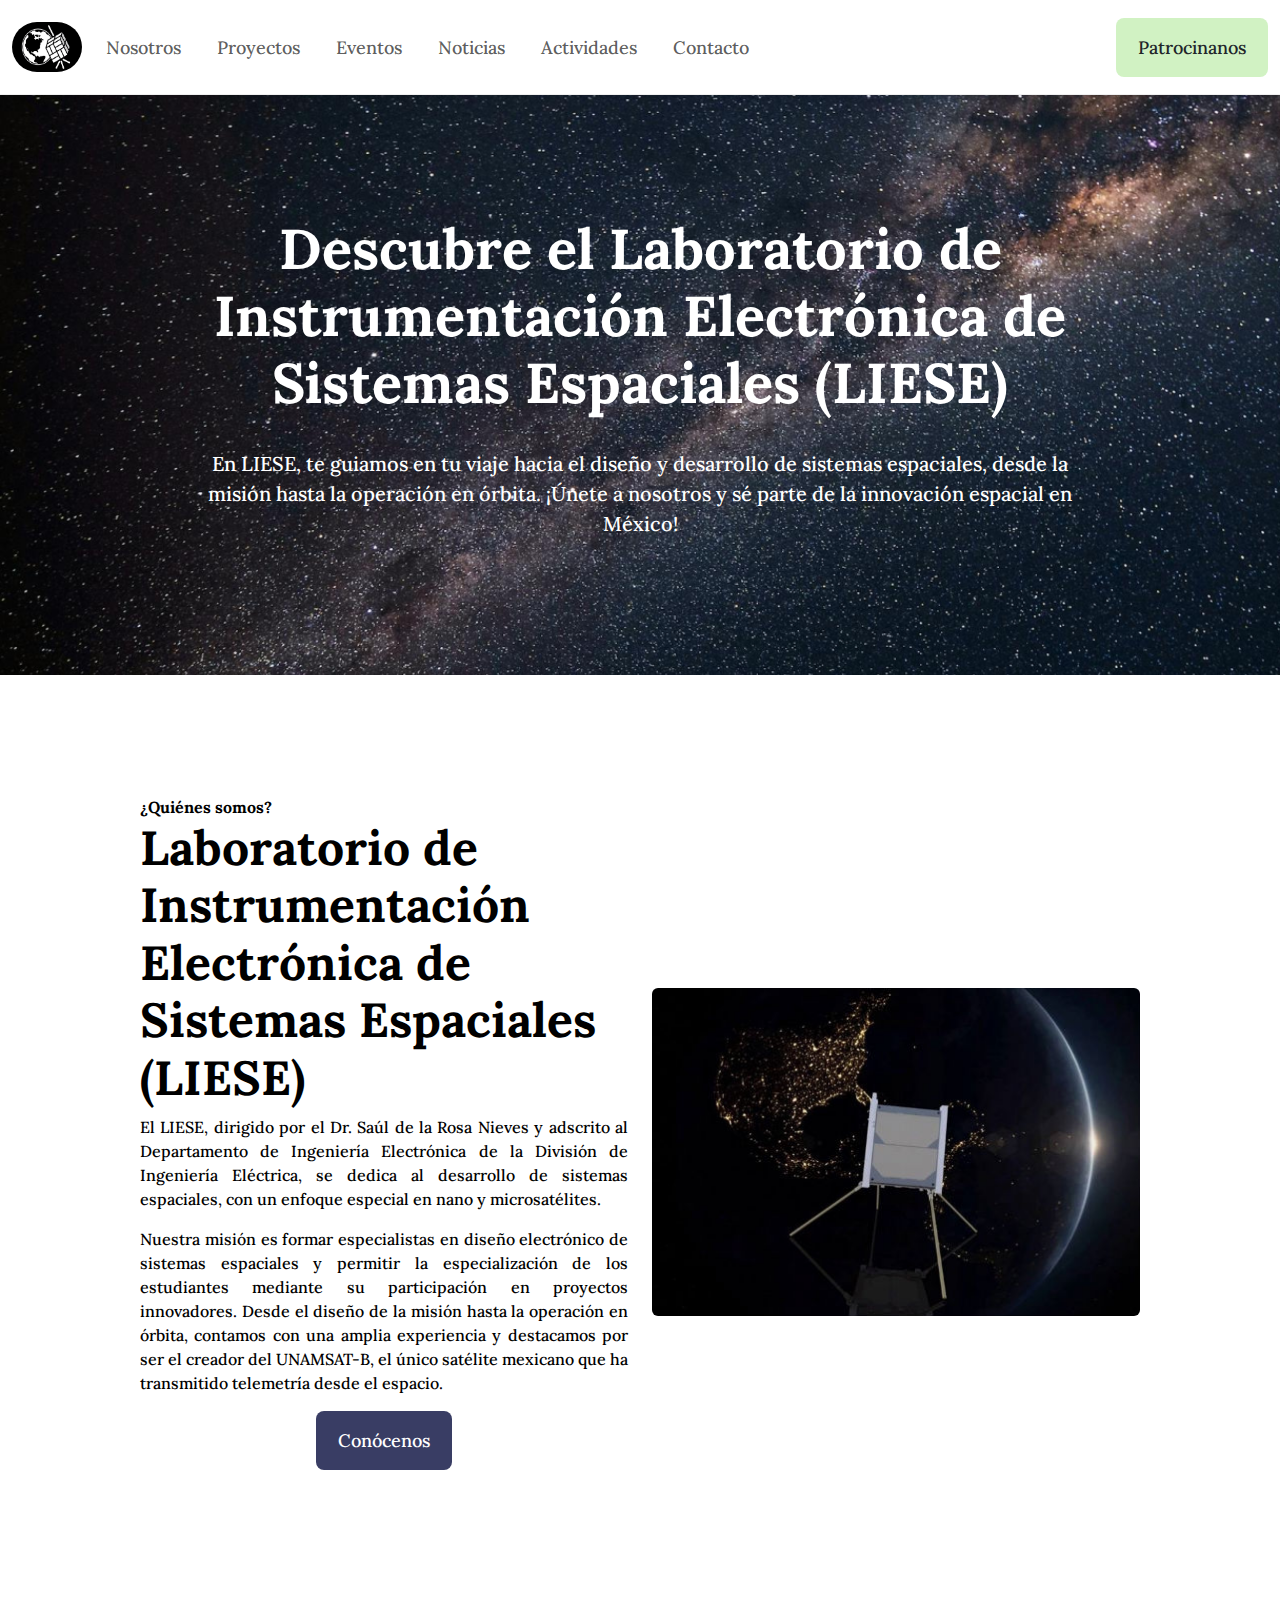
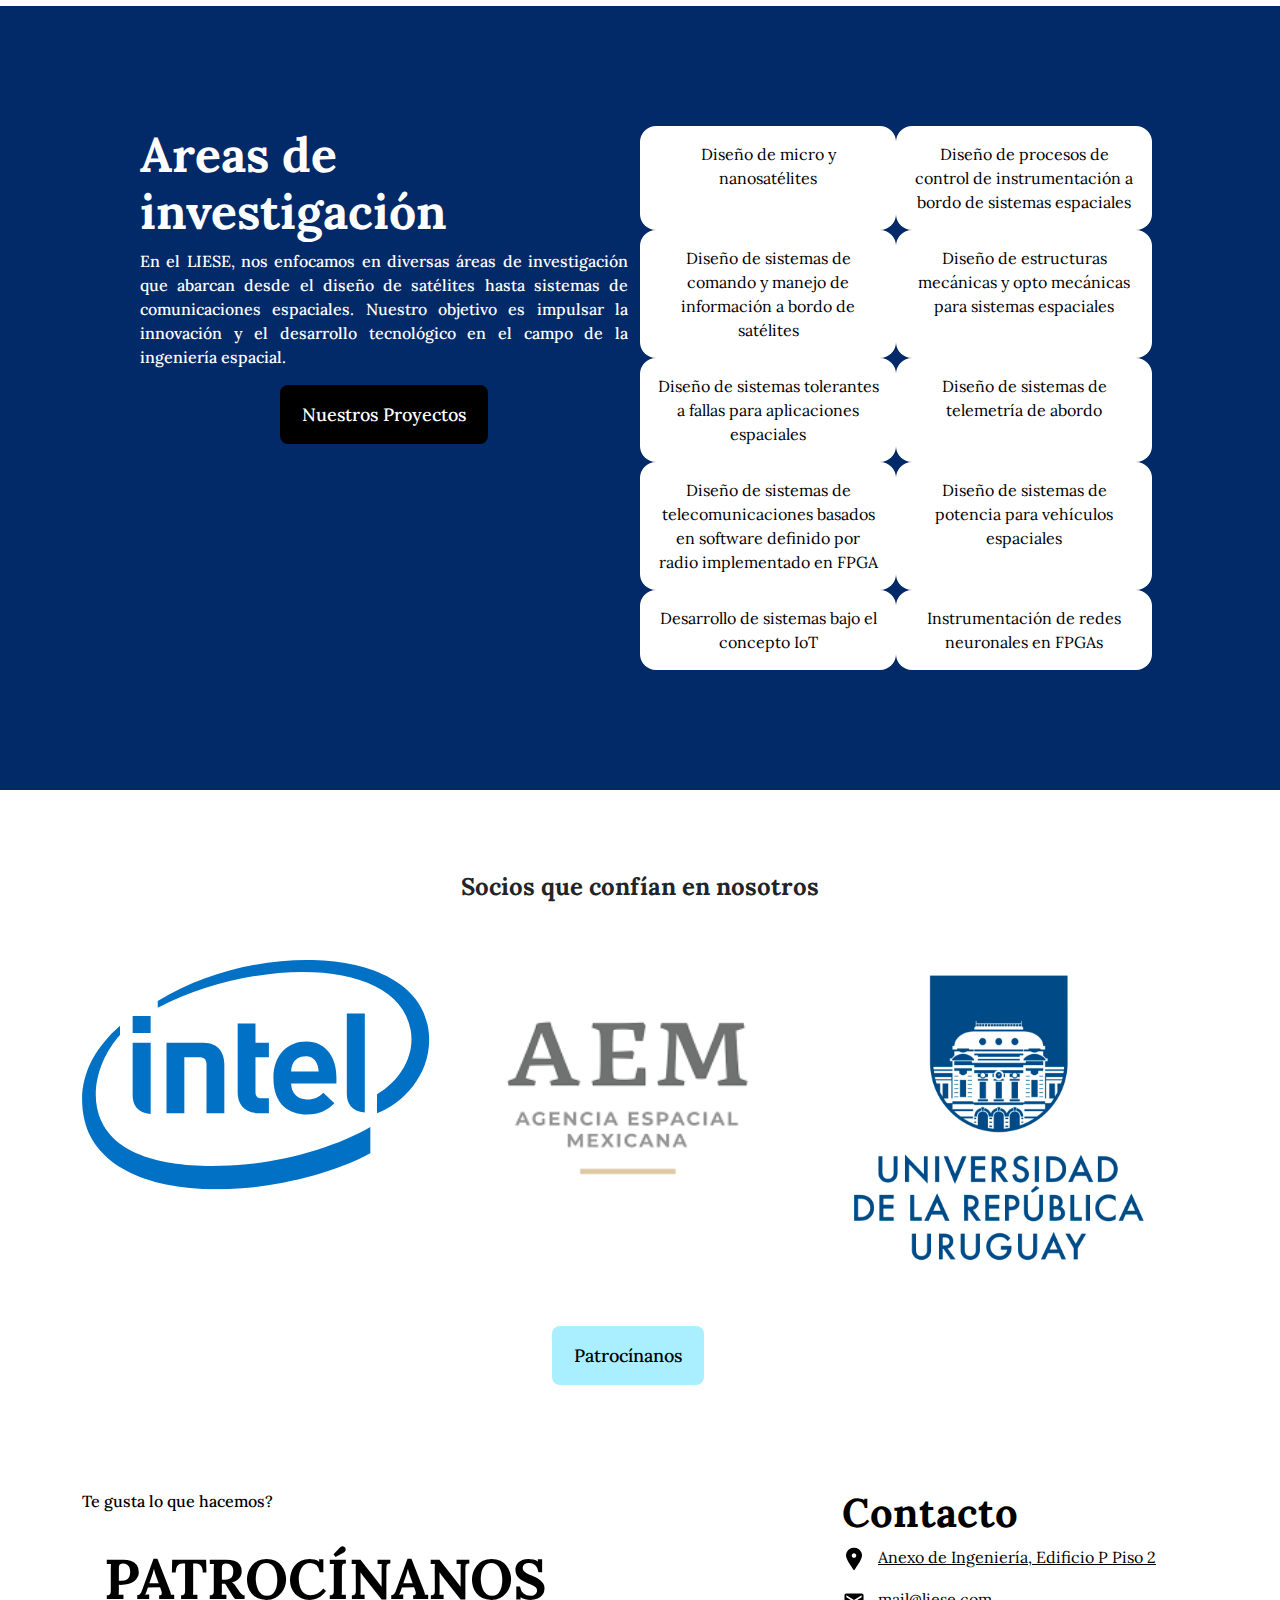
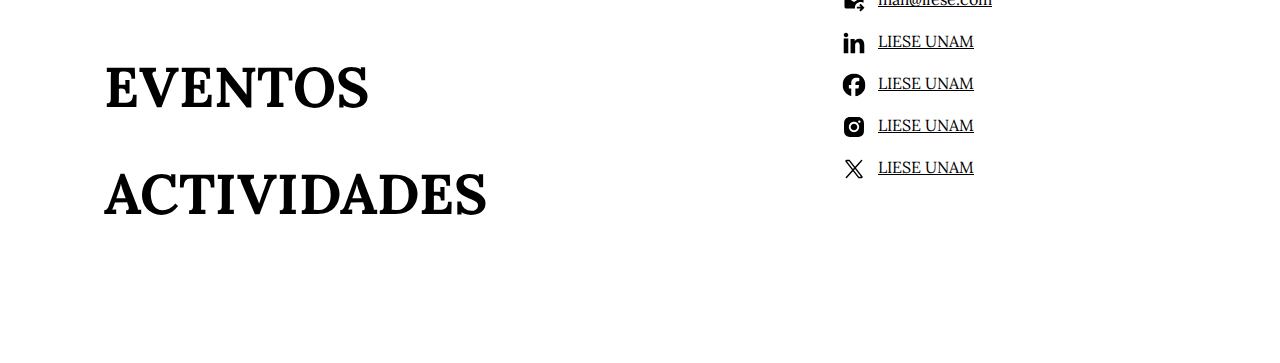
<file: index.html>
<!DOCTYPE html>
<html lang="en">
<head>
    <title>LIESE - Inicio</title>
    <meta charset="utf-8">
    <meta name="viewport" content="width=device-width, initial-scale=1">
    <link href="https://cdn.jsdelivr.net/npm/bootstrap@5.3.3/dist/css/bootstrap.min.css" rel="stylesheet">
    <link rel="preconnect" href="https://fonts.googleapis.com">
    <link rel="preconnect" href="https://fonts.gstatic.com" crossorigin>
    <link href="https://fonts.googleapis.com/css2?family=Lora:ital,wght@0,400..700;1,400..700&display=swap" rel="stylesheet">
    <link rel="stylesheet" href="style.css">
    <link rel="icon" href="images/LogoUnamSat2.png">    
    <script src="https://cdn.jsdelivr.net/npm/bootstrap@5.3.3/dist/js/bootstrap.bundle.min.js"></script>
    <script src="https://code.jquery.com/jquery-3.6.0.min.js"></script>
</head>
<body>
    <!-- Navbar -->
    <nav class="navbar navbar-expand-md sticky-top navbar-white bg-white">
        <div class="container-fluid">
            <a class="navbar-brand" href="#main-page">
                <img src="images/LogoUnamSat2.png" alt="Logo LIESE" style="width:70px; height: 50px" class="rounded-pill"> 
            </a>
            <button class="navbar-toggler" type="button" data-bs-toggle="collapse" data-bs-target="#mynavbar">
                <span class="navbar-toggler-icon"></span>
            </button>
            <div class="collapse navbar-collapse" id="mynavbar">
                <ul class="navbar-nav me-auto">
                    <li class="nav-item">
                        <button class="nav-link" href="#main-page">Nosotros</button>
                    </li>
                    <li class="nav-item">
                        <button class="nav-link" href="#proyectos">Proyectos</button>
                    </li>
                    <li class="nav-item">
                        <button class="nav-link" href="#main-page">Eventos</button>
                    </li>
                    <li class="nav-item">
                        <button class="nav-link" href="#main-page">Noticias</button>
                    </li>
                    <li class="nav-item">
                        <button class="nav-link" href="#main-page">Actividades</button>
                    </li>
                    <li class="nav-item">
                        <button class="nav-link" href="#main-page">Contacto</button>
                    </li>
                </ul>
                <a href="#partners" class="btn btn-cta ms-auto d-block border-0 shadow-none">Patrocinanos</a>
            </div>
        </div>
    </nav>


    <!-- Main welcome page -->
    <div id="main-page" class="page active">
        <!-- Welcome section-->
        <div id="welcome" class="text-center">
            <!-- <p class="large-bold">Descubre el Laboratorio de Instrumentación Electrónica de Sistemas Espaciales (LIESE)</p> -->
            <h1>Descubre el Laboratorio de Instrumentación Electrónica de Sistemas Espaciales (LIESE)</h1>
            <br>
            <p class="large medium">En LIESE, te guiamos en tu viaje hacia el diseño y desarrollo de sistemas espaciales, desde la misión hasta la operación en órbita. ¡Únete a nosotros y sé parte de la innovación espacial en México!</p>
        </div>

        <!-- About section -->
        <section id="about-us" class="trusted">
            <div class="container">
                <div class="row">
                    <b>¿Quiénes somos?</b>
                    <div class="col-lg-6 align-items-center">
                        <h2>Laboratorio de Instrumentación Electrónica de Sistemas Espaciales (LIESE)</h2>
                        <p class="regular medium"> 
                            El LIESE, dirigido por el Dr. Saúl de la Rosa Nieves y adscrito al Departamento de Ingeniería Electrónica de la División de Ingeniería Eléctrica, se dedica al desarrollo de sistemas espaciales, con un enfoque especial en nano y microsatélites.
                        </p>
                        <p class="regular medium">
                            Nuestra misión es formar especialistas en diseño electrónico de sistemas espaciales y permitir la especialización de los estudiantes mediante su participación en proyectos innovadores. Desde el diseño de la misión hasta la operación en órbita, contamos con una amplia experiencia y destacamos por ser el creador del UNAMSAT-B, el único satélite mexicano que ha transmitido telemetría desde el espacio.
                        </p>
                        <button type="button" href="#nosotros" class="btn mx-auto btn-primary d-block border-0 shadow-none mb-3">Conócenos</a>
                    </div>    
                    <div class="col-lg-6 d-flex align-items-center">
                        <img src="images/UNAMSAT-B.jpeg" alt="UNAMSAT-B" class="rounded img-fluid">
                    </div> 
                </div>
            </div> 
        </section>

        <!-- Areas de investigación -->
        <section id="areas-de-investigacion">
            <div class="container">
                <div class="row">
                    <div class="col-lg-6 align-items-center">
                        <h2>Areas de investigación</h2>
                        <p class="regular medium">
                            En el LIESE, nos enfocamos en diversas áreas de investigación que abarcan desde el diseño de satélites hasta sistemas de comunicaciones espaciales. Nuestro objetivo es impulsar la innovación y el desarrollo tecnológico en el campo de la ingeniería espacial.
                        </p>
                        <button type="button" href="#proyectos" class="btn btn-black mx-auto d-block border-0 shadow-none mb-3">Nuestros Proyectos</button>
                    </div>    
                    <div class="col-lg-6 align-items-center">
                        <div class="row row-cols-3 row-cols-lg-2">
                            <div class="col area">Diseño de micro y nanosatélites</div>
                            <div class="col area">Diseño de procesos de control de instrumentación a bordo de sistemas espaciales</div>

                            <div class="col area">Diseño de sistemas de comando y manejo de información a bordo de satélites</div>
                            <div class="col area">Diseño de estructuras mecánicas y opto mecánicas para sistemas espaciales</div>

                            <div class="col area">Diseño de sistemas tolerantes a fallas para aplicaciones espaciales</div>
                            <div class="col area">Diseño de sistemas de telemetría de abordo</div>

                            <div class="col area">Diseño de sistemas de telecomunicaciones basados en software definido por radio implementado en FPGA</div>
                            <div class="col area">Diseño de sistemas de potencia para vehículos espaciales</div>

                            <div class="col area">Desarrollo de sistemas bajo el concepto IoT</div>
                            <div class="col area">Instrumentación de redes neuronales en FPGAs</div>
                        </div>
                    </div>
                    
                </div>
            </div> 
        </section>

        <!-- Partners -->
        <section class="trusted text-center">
            <div class="container">
                <div class="row">
                    <h5>Socios que confían en nosotros</h5>
                <div class="row mt-5">
                    <div class="col-md-4">
                        <img src="images/partners/intel-logo.svg" class="img-fluid" alt="">
                    </div>
                    <div class="col-md-4">
                        <img src="images/partners/espacial-mexicana-logo.png" class="img-fluid" alt="">
                    </div>
                    <div class="col-md-4">
                        <img src="images/partners/logo-UDELAR.svg" class="img-fluid" alt="">
                    </div>
                </div>
                <div class="row mt-5">
                    <div class="col align-items-center">
                        <button type="button" href="#partners" class="btn btn-articblue">Patrocínanos</button>
                    </div>
                    
                </div>
            </div>
        </section>

        <secton id="footer">
            <div class="container">
                <div class="row">
                    <div class="col-md-8">
                        <p class="regular medium">
                            Te gusta lo que hacemos?
                        </p>
                        <a href="#donar" class="btn btn-transparent">
                            <h1>PATROCÍNANOS</h1>
                        </a>
                        <a href="#eventos" class="btn btn-transparent">
                            <h1>EVENTOS</h1>
                        </a>
                        <a href="#actividades" class="btn btn-transparent">
                            <h1>ACTIVIDADES</h1>
                        </a>
                    </div>
                    <div class="col-lg-4">
                        <h3>Contacto</h3>
                        <ul class="list-unstyled">
                            <li class="mb-3">
                                <img src="images/icons/location-icon.svg" class="icon">
                                <a href="https::/ubicacionmapa.com" class="medium normal">
                                    Anexo de Ingeniería, Edificio P Piso 2
                                </a>
                            </li>
                            <li class="mb-3">
                                <img src="images/icons/mail-icon.svg" class="icon">
                                <a href="https::/ubicacionmapa.com" class="medium normal">
                                    mail@liese.com
                                </a>
                            </li>
                            <li class="mb-3">
                                <img src="images/icons/linkedin-icon.svg" class="icon">
                                <a href="https::/ubicacionmapa.com" class="medium normal">
                                    LIESE UNAM
                                </a>
                            </li>
                            <li class="mb-3">
                                <img src="images/icons/facebook-icon.svg" class="icon">
                                <a href="https::/ubicacionmapa.com" class="medium normal">
                                    LIESE UNAM
                                </a>
                            </li>
                            <li class="mb-3">
                                <img src="images/icons/instagram-icon.svg" class="icon">
                                <a href="https::/ubicacionmapa.com" class="medium normal">
                                    LIESE UNAM
                                </a>
                            </li>
                            <li class="mb-3">
                                <img src="images/icons/x-icon.svg" class="icon">
                                <a href="https::/ubicacionmapa.com" class="medium normal">
                                    LIESE UNAM
                                </a>
                            </li>
                        </ul>
                    </div>
                </div>
            </div>
        </section>
    </div>


    <!--- Proyectos -->
    <div id="proyectos" class="page">
        <div class="container">
            <div class="row">
                <div class="col-lg-12">
                    <h1>Proyectos</h1>
                    <p class="large bold">Explora nuestro trabajo</p> 
                    <p class="regular normal">Descubre los proyectos innovadores en los que el Laboratorio de Instrumentación Electrónica de Sistemas Espaciales (LIESE) está trabajando actualmente. Desde el diseño de satélites hasta el desarrollo de sistemas de comunicación espacial, nuestros proyectos están a la vanguardia de la investigación en ingeniería espacial.</p>
                </div>    
            </div>
            <div class="row mt-5">
                <div class="col-lg-6">
                    <div class="card">
                        <img src="images/UNAMSAT-B.jpeg" class="card-img-top" alt="UNAMSAT-B">
                        <div class="card-body">
                            <p class="bold">Proyecto con trabajo de tesis</p>
                            <h5 class="card-title">Proyecto AV</h5>
                            <p class="card-text">Diseño de un sistema de monitoreo diágnostico y geolocalización de flotas vehiculares bajo el concepto de internet de las cosas</p>
                            <p class="bold">Lider de proyecto: Ing. Rebeca Muñoz Melamed</p>
                        </div>
                    </div>
                </div>
                <div class="col-lg-6">
                    <div class="card">
                        <img src="images/UNAMSAT-B.jpeg" class="card-img-top" alt="UNAMSAT-B">
                        <div class="card-body">
                            <p class="bold">Proyecto con trabajo de tesis</p>
                            <h5 class="card-title">Proyecto AV</h5>
                            <p class="card-text">Diseño de un sistema de monitoreo diágnostico y geolocalización de flotas vehiculares bajo el concepto de internet de las cosas</p>
                            <p class="bold">Lider de proyecto: Ing. Rebeca Muñoz Melamed</p>
                        </div>
                    </div>
                </div>
            </div>
        </div>
    </div>

    <script src="main.js"></script>
</body>
</html>
</file>
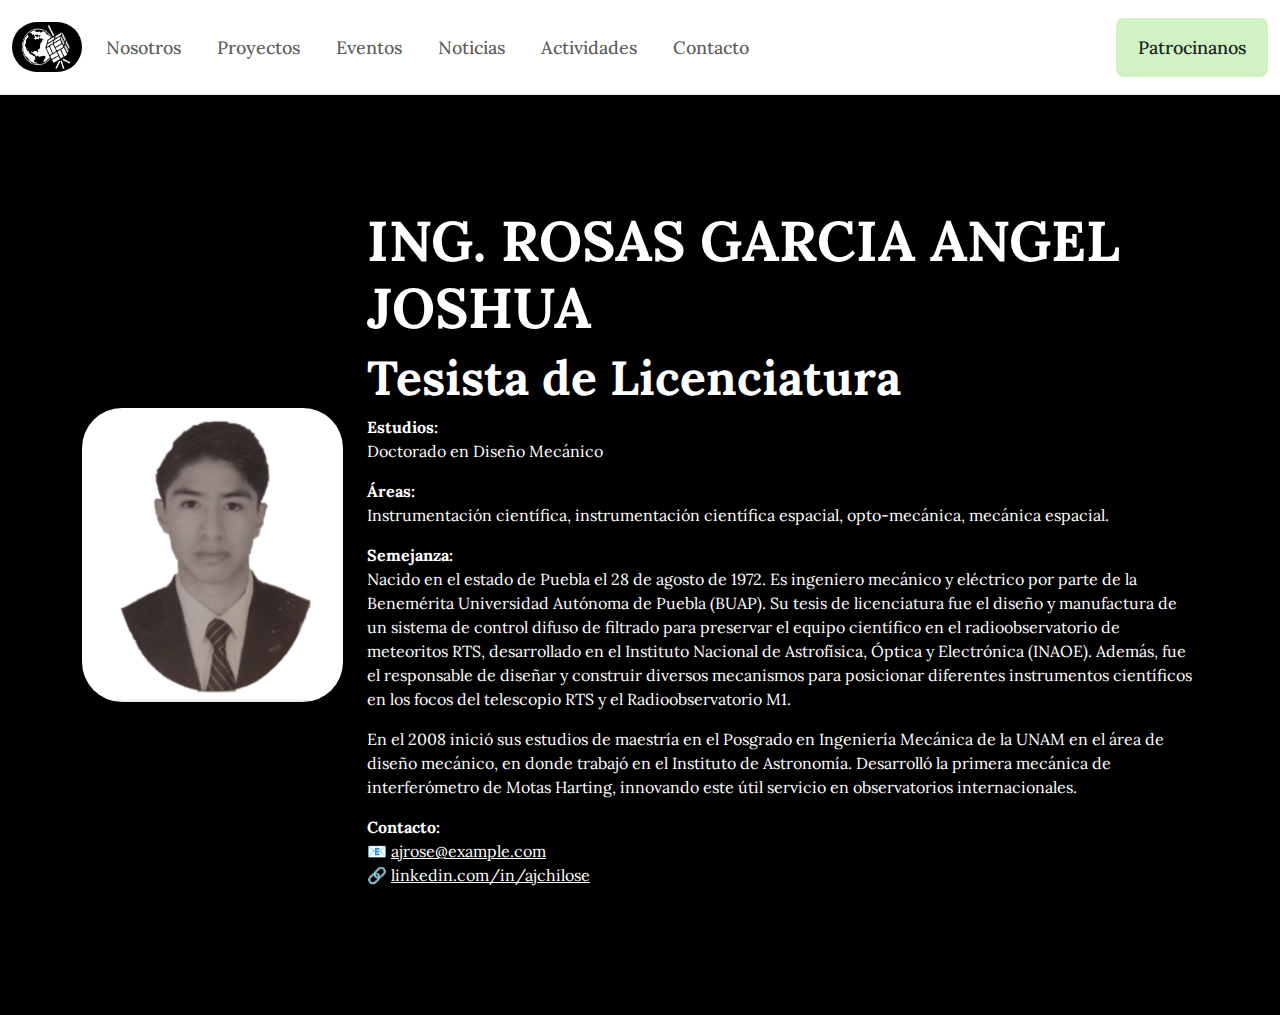
<file: members/rosas-garcia-angel-joshua.html>
<!DOCTYPE html>
<html lang="en">
    <head>
        <meta charset="UTF-8">
        <title>LIESE - Rosas Garcia Angel Joshua</title>
        <meta name="viewport" content="width=device-width, initial-scale=1">
        <link href="https://cdn.jsdelivr.net/npm/bootstrap@5.3.3/dist/css/bootstrap.min.css" rel="stylesheet">
        <link rel="preconnect" href="https://fonts.googleapis.com">
        <link rel="preconnect" href="https://fonts.gstatic.com" crossorigin>
        <link href="https://fonts.googleapis.com/css2?family=Lora:ital,wght@0,400..700;1,400..700&display=swap" rel="stylesheet">
        <link rel="stylesheet" href="../style.css">
        <link rel="stylesheet" href="member.css">
        <link rel="icon" href="../images/LogoUnamSat2.png">    
        <script src="https://cdn.jsdelivr.net/npm/bootstrap@5.3.3/dist/js/bootstrap.bundle.min.js"></script>
        <script src="https://code.jquery.com/jquery-3.6.0.min.js"></script>
    </head>
    <body>
        <!-- Navbar -->
        <nav class="navbar navbar-expand-md sticky-top navbar-white bg-white">
            <div class="container-fluid">
                <a class="navbar-brand" href="#main-page">
                    <img src="../images/LogoUnamSat2.png" alt="Logo LIESE" style="width:70px; height: 50px" class="rounded-pill"> 
                </a>
                <button class="navbar-toggler" type="button" data-bs-toggle="collapse" data-bs-target="#mynavbar">
                    <span class="navbar-toggler-icon"></span>
                </button>
                <div class="collapse navbar-collapse" id="mynavbar">
                    <ul class="navbar-nav me-auto">
                        <li class="nav-item">
                            <button class="nav-link" href="#main-page">Nosotros</button>
                        </li>
                        <li class="nav-item">
                            <button class="nav-link" href="#proyectos">Proyectos</button>
                        </li>
                        <li class="nav-item">
                            <button class="nav-link" href="#main-page">Eventos</button>
                        </li>
                        <li class="nav-item">
                            <button class="nav-link" href="#main-page">Noticias</button>
                        </li>
                        <li class="nav-item">
                            <button class="nav-link" href="#main-page">Actividades</button>
                        </li>
                        <li class="nav-item">
                            <button class="nav-link" href="#main-page">Contacto</button>
                        </li>
                    </ul>
                    <a href="#partners" class="btn btn-cta ms-auto d-block border-0 shadow-none">Patrocinanos</a>
                </div>
            </div>
        </nav>
        
        <div class="container profile-container mt-7 mb-7">
            <div class="row">
                <div class="col-md-3 d-flex align-items-center justify-content-center">
                    <img src="img/rosas-garcia-angel-joshua.png" alt="Foto de perfil" class="profile-picture img-fluid">
                </div>

                <div class="col-md-9">
                    <h1>ING. ROSAS GARCIA ANGEL JOSHUA</h1>
                    <h2>Tesista de Licenciatura</h2>
                    <p><strong>Estudios:</strong><br>Doctorado en Diseño Mecánico</p>
                    <p><strong>Áreas:</strong><br>Instrumentación científica, instrumentación científica espacial, opto-mecánica, mecánica espacial.</p>
                    <p><strong>Semejanza:</strong><br>
                        Nacido en el estado de Puebla el 28 de agosto de 1972. Es ingeniero mecánico y eléctrico por parte de la Benemérita Universidad Autónoma de Puebla (BUAP). Su tesis de licenciatura fue el diseño y manufactura de un sistema de control difuso de filtrado para preservar el equipo científico en el radioobservatorio de meteoritos RTS, desarrollado en el Instituto Nacional de Astrofísica, Óptica y Electrónica (INAOE). Además, fue el responsable de diseñar y construir diversos mecanismos para posicionar diferentes instrumentos científicos en los focos del telescopio RTS y el Radioobservatorio M1.
                    </p>
                    <p>En el 2008 inició sus estudios de maestría en el Posgrado en Ingeniería Mecánica de la UNAM en el área de diseño mecánico, en donde trabajó en el Instituto de Astronomía. Desarrolló la primera mecánica de interferómetro de Motas Harting, innovando este útil servicio en observatorios internacionales.</p>
                    <p><strong>Contacto:</strong><br>
                        <span class="contact-icon">📧</span> <a href="mailto:ajrose@example.com" style="color: #ffffff;">ajrose@example.com</a><br>
                        <span class="contact-icon">🔗</span> <a href="https://linkedin.com/in/ajchilose" style="color: #ffffff;">linkedin.com/in/ajchilose</a>
                    </p>
                </div>
            </div>
        </div>

    </body>
</file>
<file: style.css>
@import url('https://fonts.googleapis.com/css2?family=DM+Sans:ital,opsz,wght@0,9..40,100..1000;1,9..40,100..1000&display=swap');

:root {
    --primary-color: #393d64;
    --azul-liese: #022968;
    --verde-lima: #D1F2C3;
    --artic-blue: #AAEFFF;
}

h1 {
    font-size: 3.5rem;
    font-weight: 700;
    line-height: 120%
}
h2 {
    font-size: 3rem;
    font-weight: 700;
    line-height: 120%;
}
h3 {
    font-size: 2.5rem;
    font-weight: 700;
    line-height: 120%;
}
h4 {
    font-size: 2rem;
    font-weight: 700;
    line-height: 130%;
}
h5 {
    font-size: 1.5rem;
    font-weight: 700;
    line-height: 140%;
}
h6 {
    font-size: 1.25rem;
    font-weight: 700;
    line-height: 140%;
}
.bold {
    font-weight: 700;
}
.semibold {
    font-weight: 600;
}
.medium {
    font-weight: 500;
}
.normal {
    font-weight: 400;
}
.large {
    font-size: 1.25rem;
    line-height: 150%;
}
.mid {
    font-size: 1.125rem;
    line-height: 150%;
}
.regular{
    font-size: 1rem;
    line-height: 150%;
}
.small {
    font-size: 0.875rem;
    line-height: 150%;
}
.x-small {
    font-size: 0.75rem;
    line-height: 150%;
}

body {
    font-family: "Lora", serif;
    font-optical-sizing: auto;
    font-style: normal;
}

.btn {
    padding: 16px 22px;
    border-radius: 8px;
    font-size: 18px;
    font-weight: 500;
    position: relative;
    top: 0;
    cursor: pointer;
    transition: top ease 0.5s;
}

.btn-primary {
    background-color: var(--primary-color);
}
.btn-primary:hover {
    background-color: var(--primary-color);
    top: -5px;
}
.btn-primary:focus {
    background-color: var(--primary-color);
}

.btn-cta {
    background-color: var(--verde-lima);
}
.btn-cta:hover {
    background-color: var(--azul-liese);
    top: -5px;
}

.btn-transparent {
    background-color: transparent;
    border: none;
    color: black;
}
.btn-transparent:hover {
    background-color: rgba(0, 0, 0, 0.1); /* Efecto hover opcional */
}
.btn-articblue {
    background-color: var(--artic-blue);
    border: none;
    color: black;
    display: block;
    margin: 0px auto;
}
.btn-articblue:hover {
    background-color: var(--azul-liese);
    color: white;
    top: -5px;
}

.btn-black {
    background-color: black;
    color: white;
}
.btn-black:hover {
    background-color: black;
    color: white;
    top: -5px;
}


.btn-light:hover {
    top: -5px;
}

.navbar {
    padding: 17px 0;
    transition: all 0.5s ease;
    border-bottom: 1px solid #efefef;
}

.icon {
    margin-right: 0.5rem; 
    width: 24px; 
    height: 24px;
    vertical-align: middle; 
}

.nav-link {
    font-size: 18px;
    font-weight: 500;
    margin-right: 20px; 
}

.hero-title {
    font-size: 68px;
    line-height: 91px;
}

.img-fluid {
    width: 100%;
}

.grey-bold-lines-table {
    width: 100%;
    background-color: #b8b8b8;
    color: #000;    
    border-width: 10px;
}
.page{
    display: none;
}
.page.active{
    display: block;
}
.card-img-top {
    height: 200px;
    object-fit: cover;
}
.card {
    color: #f8f9fa;
    border: none;
    background-color: #000;
}
.bold {
    font-weight: 700;
}

section.hero p {
    font-size: 18px;
    line-height: 23px;
}

/* Partners */

 section.trusted {
    padding: 5rem 0;
} 

@media (min-width: 1399.38px){
    .container {
        width: 84%;
    }
}

#welcome {
    background-image: url(images/galaxia.png);
    background-size: cover;
    color: #ffffff;
    padding: 7.5rem 15%;
}

#about-us {
    color: #000;
    background-color: #ffffff;
    background-size: cover;
    padding: 7.5rem 10%;
}

#about-us p {
    text-align: justify;
}

#areas-de-investigacion {
    color: #ffffff;
    background-color: var(--azul-liese);
    background-size: cover;
    padding: 7.5rem 10%;
}
#areas-de-investigacion div.area{
    color: black;
    background-color: #ffffff;
    text-align: center;
    border-radius: 1rem;
    padding: 1rem;
}
#areas-de-investigacion p{
    text-align: justify;
}

#footer {
    background-color: white;
    color: black;
    padding: 11.25rem 1rem 5.625rem 1rem;
}
#footer.btn-transparent {
    font-size: 3.5rem;
}
#footer a {
    color: black;
}

#proyectos {
    color: #ffffff;
    background-color: #000;
    background-size: cover;
    padding: 7.5rem 10%;
}
</file>
<file: members/member.css>
body {
    background-color: black;
    color: white;
}
.mt-7 {
    margin-top: 7rem;
}
.mb-7 {
    margin-bottom: 7rem;
}
.profile-picture {
    border-radius: 40px;
}
</file>
